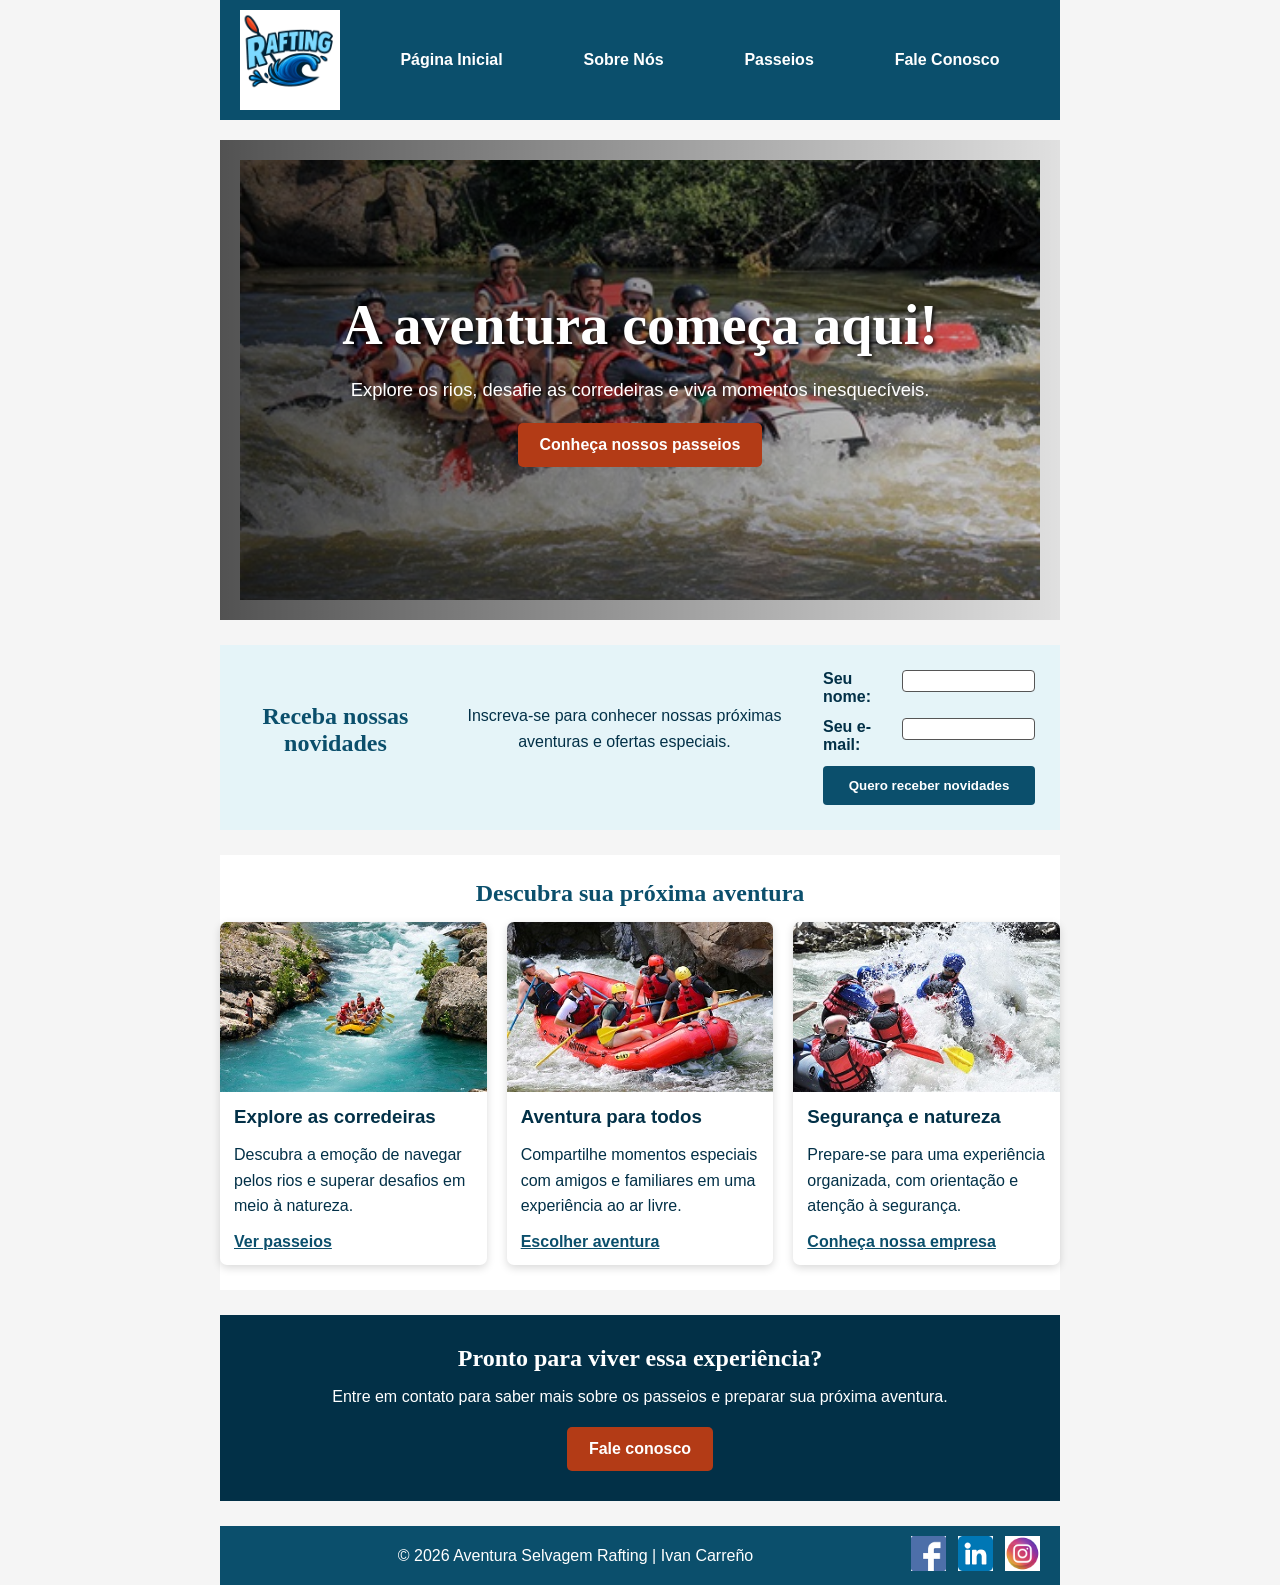
<file: wwr/index.html>
<!DOCTYPE html>
<html lang="pt-BR">

<head>
    <meta charset="UTF-8">
    <meta name="viewport" content="width=device-width, initial-scale=1.0">
    <meta name="description"
      content="Descubra aventuras de rafting, explore corredeiras e conheça os passeios da Aventura Selvagem Rafting.">
    <meta name="author" content="Ivan Carreño">
    <title>Página Inicial | Aventura Selvagem Rafting</title>
    <link rel="stylesheet" href="estilos/rafting.css">
</head>

<body>
    <header>
        <img src="imagens/logo.png" alt="Logotipo da Aventura Selvagem Rafting">
        <nav>
            <a href="index.html">Página Inicial</a>
            <a href="sobre.html">Sobre Nós</a>
            <a href="passeios.html">Passeios</a>
            <a href="contato.html">Fale Conosco</a>
        </nav>
    </header>

    <main>
        <section class="inicio-hero">
            <img src="imagens/rafting-hero.jpg" alt="Grupo praticando rafting em corredeiras">
            <div class="inicio-mensagem">
                <h1>A aventura começa aqui!</h1>
                <p>Explore os rios, desafie as corredeiras e viva momentos inesquecíveis.</p>
                <a class="botao-rafting" href="passeios.html">Conheça nossos passeios</a>
            </div>
        </section>

        <section class="newsletter">
            <h2>Receba nossas novidades</h2>
            <p>Inscreva-se para conhecer nossas próximas aventuras e ofertas especiais.</p>
            <form action="#" method="get">
                <label for="nome-newsletter">Seu nome:</label>
                <input type="text" id="nome-newsletter" name="nome" autocomplete="name" required>

                <label for="email-newsletter">Seu e-mail:</label>
                <input type="email" id="email-newsletter" name="email" autocomplete="email"
                  required>

                <button type="submit">Quero receber novidades</button>
            </form>
        </section>

        <section class="inicio-ofertas">
            <h2>Descubra sua próxima aventura</h2>
            <div class="inicio-grid">
                <article class="inicio-card">
                    <img src="imagens/aventura1.jpg" alt="Balsa navegando pelas águas do rio">
                    <h3>Explore as corredeiras</h3>
                    <p>Descubra a emoção de navegar pelos rios e superar desafios em meio à
                        natureza.</p>
                    <a href="passeios.html">Ver passeios</a>
                </article>

                <article class="inicio-card">
                    <img src="imagens/aventura2.jpg"
                      alt="Grupo participando de uma aventura de rafting">
                    <h3>Aventura para todos</h3>
                    <p>Compartilhe momentos especiais com amigos e familiares em uma experiência ao
                        ar livre.</p>
                    <a href="passeios.html">Escolher aventura</a>
                </article>

                <article class="inicio-card">
                    <img src="imagens/aventura3.jpg" alt="Aventureiros enfrentando as corredeiras">
                    <h3>Segurança e natureza</h3>
                    <p>Prepare-se para uma experiência organizada, com orientação e atenção à
                        segurança.</p>
                    <a href="sobre.html">Conheça nossa empresa</a>
                </article>
            </div>
        </section>

        <section class="inicio-contato">
            <h2>Pronto para viver essa experiência?</h2>
            <p>Entre em contato para saber mais sobre os passeios e preparar sua próxima aventura.
            </p>
            <a class="botao-rafting" href="contato.html">Fale conosco</a>
        </section>
    </main>

    <footer>
        <p>© 2026 Aventura Selvagem Rafting | Ivan Carreño</p>
        <nav class="socialmedia">
            <a href="https://facebook.com" target="_blank" rel="noopener noreferrer">
                <img src="imagens/facebook.png" alt="Facebook">
            </a>
            <a href="https://linkedin.com" target="_blank" rel="noopener noreferrer">
                <img src="imagens/linkedin.png" alt="LinkedIn">
            </a>
            <a href="https://instagram.com" target="_blank" rel="noopener noreferrer">
                <img src="imagens/instagram.png" alt="Instagram">
            </a>
        </nav>
    </footer>
</body>

</html>
</file>
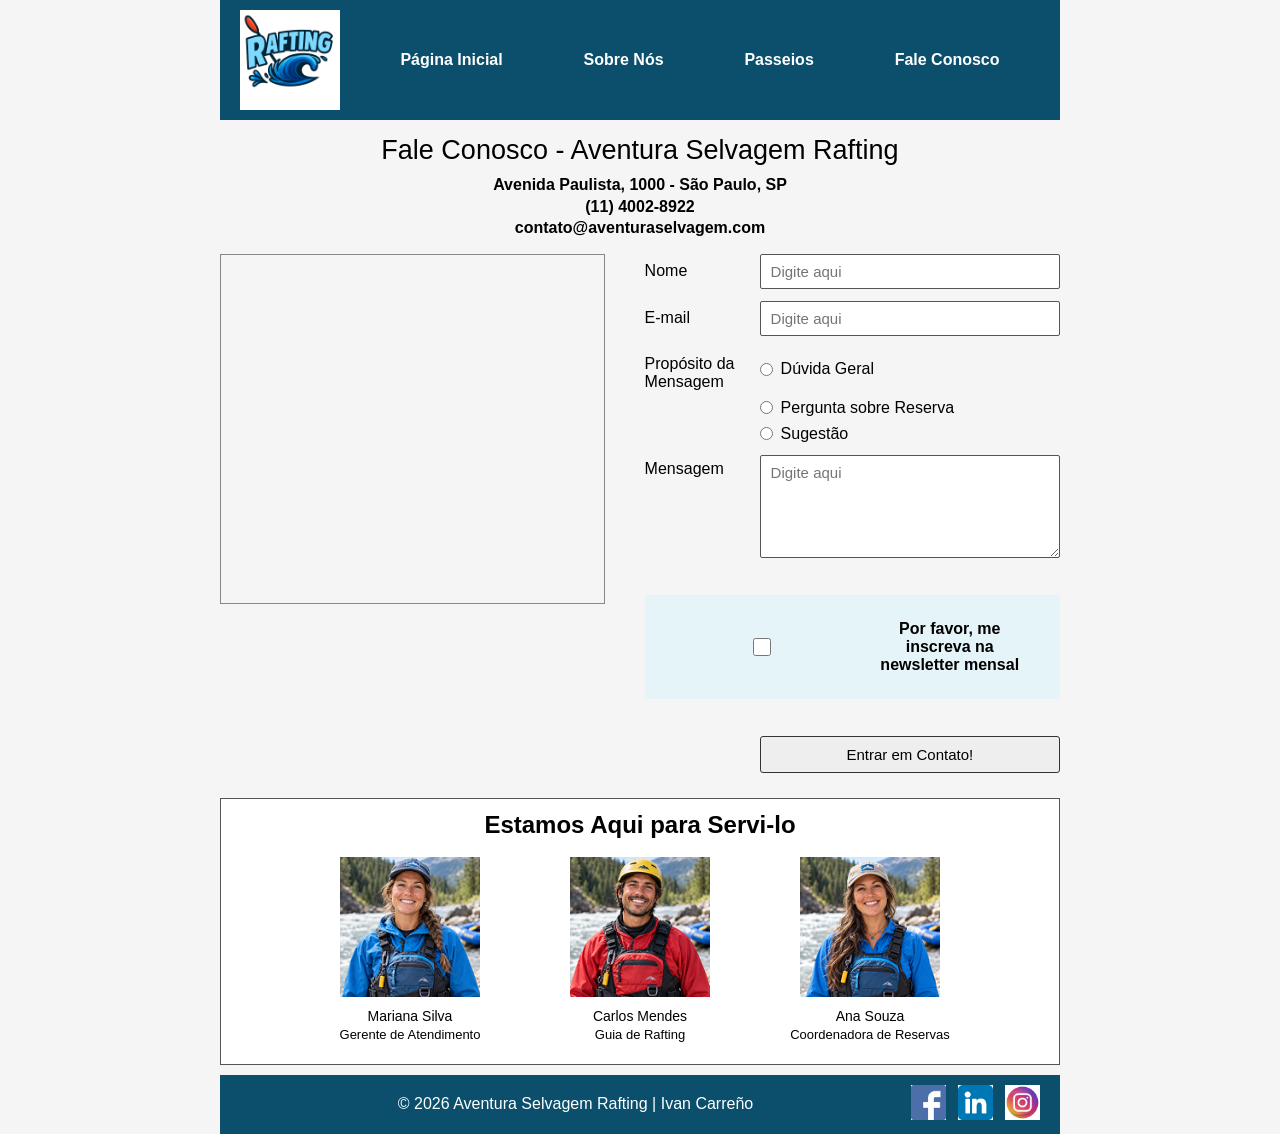
<file: wwr/contato.html>
<!DOCTYPE html>
<html lang="pt-BR">

<head>
    <meta charset="UTF-8">
    <meta name="viewport" content="width=device-width, initial-scale=1.0">

    <meta name="description"
      content="Entre em contato com a Aventura Selvagem Rafting para tirar dúvidas, fazer perguntas sobre reservas e conhecer nossos serviços.">

    <meta name="author" content="Ivan Carreño">

    <title>Fale Conosco | Aventura Selvagem Rafting</title>

    <link rel="stylesheet" href="estilos/rafting.css">
</head>

<body>

    <header>

        <img src="imagens/logo.png" alt="Logotipo da Aventura Selvagem Rafting">

        <nav>
            <a href="index.html">Página Inicial</a>
            <a href="sobre.html">Sobre Nós</a>
            <a href="passeios.html">Passeios</a>
            <a href="contato.html">Fale Conosco</a>
        </nav>

    </header>

    <main class="contato-main">

        <section class="contato-cabecalho">

            <h1>Fale Conosco - Aventura Selvagem Rafting</h1>

            <address>

                <p>Avenida Paulista, 1000 - São Paulo, SP</p>

                <p>(11) 4002-8922</p>

                <p>
                    <a href="mailto:contato@aventuraselvagem.com">
                        contato@aventuraselvagem.com
                    </a>
                </p>

            </address>

        </section>

        <div class="contato-conteudo">

            <div class="mapa">

                <iframe
                  src="https://www.google.com/maps?q=Avenida+Paulista,+1000,+São+Paulo,+SP&output=embed"
                  width="400" height="400" loading="lazy"
                  referrerpolicy="no-referrer-when-downgrade"
                  title="Localização da Aventura Selvagem Rafting">
                </iframe>

            </div>

            <form class="formulario-contato">

                <div class="campo-horizontal">

                    <label for="nome">
                        Nome
                    </label>

                    <input type="text" id="nome" name="nome" placeholder="Digite aqui" required>

                </div>

                <div class="campo-horizontal">

                    <label for="email">
                        E-mail
                    </label>

                    <input type="email" id="email" name="email" placeholder="Digite aqui" required>

                </div>

                <fieldset class="finalidade">

                    <legend>
                        Propósito da Mensagem
                    </legend>

                    <label>
                        <input type="radio" name="finalidade" value="duvida-geral" required>
                        Dúvida Geral
                    </label>

                    <label>
                        <input type="radio" name="finalidade" value="reserva">
                        Pergunta sobre Reserva
                    </label>

                    <label>
                        <input type="radio" name="finalidade" value="sugestao">
                        Sugestão
                    </label>

                </fieldset>

                <div class="campo-mensagem">

                    <label for="mensagem">
                        Mensagem
                    </label>

                    <textarea id="mensagem" name="mensagem" rows="5" placeholder="Digite aqui"
                      required></textarea>

                </div>

                <div class="newsletter">

                    <input type="checkbox" id="newsletter" name="newsletter">

                    <label for="newsletter">
                        Por favor, me inscreva na newsletter mensal
                    </label>

                </div>

                <button type="submit">
                    Entrar em Contato!
                </button>

            </form>

        </div>

        <section class="equipe">

            <h2>
                Estamos Aqui para Servi-lo
            </h2>

            <div class="equipe-container">

                <figure>

                    <img src="imagens/funcionario1.jpg" alt="Mariana Silva, gerente de atendimento">

                    <figcaption>
                        Mariana Silva<br>
                        <span>Gerente de Atendimento</span>
                    </figcaption>

                </figure>

                <figure>

                    <img src="imagens/funcionario2.jpg" alt="Carlos Mendes, guia de rafting">

                    <figcaption>
                        Carlos Mendes<br>
                        <span>Guia de Rafting</span>
                    </figcaption>

                </figure>

                <figure>

                    <img src="imagens/funcionario3.jpg" alt="Ana Souza, coordenadora de reservas">

                    <figcaption>
                        Ana Souza<br>
                        <span>Coordenadora de Reservas</span>
                    </figcaption>

                </figure>

            </div>

        </section>

    </main>

    <footer>

        <p>
            © 2026 Aventura Selvagem Rafting | Ivan Carreño
        </p>

        <nav class="socialmedia">

            <a href="https://facebook.com" target="_blank" rel="noopener noreferrer">
                <img src="imagens/facebook.png" alt="Ícone do Facebook">
            </a>

            <a href="https://linkedin.com" target="_blank" rel="noopener noreferrer">
                <img src="imagens/linkedin.png" alt="Ícone do LinkedIn">
            </a>

            <a href="https://instagram.com" target="_blank" rel="noopener noreferrer">
                <img src="imagens/instagram.png" alt="Ícone do Instagram">
            </a>

        </nav>

    </footer>

</body>

</html>
</file>
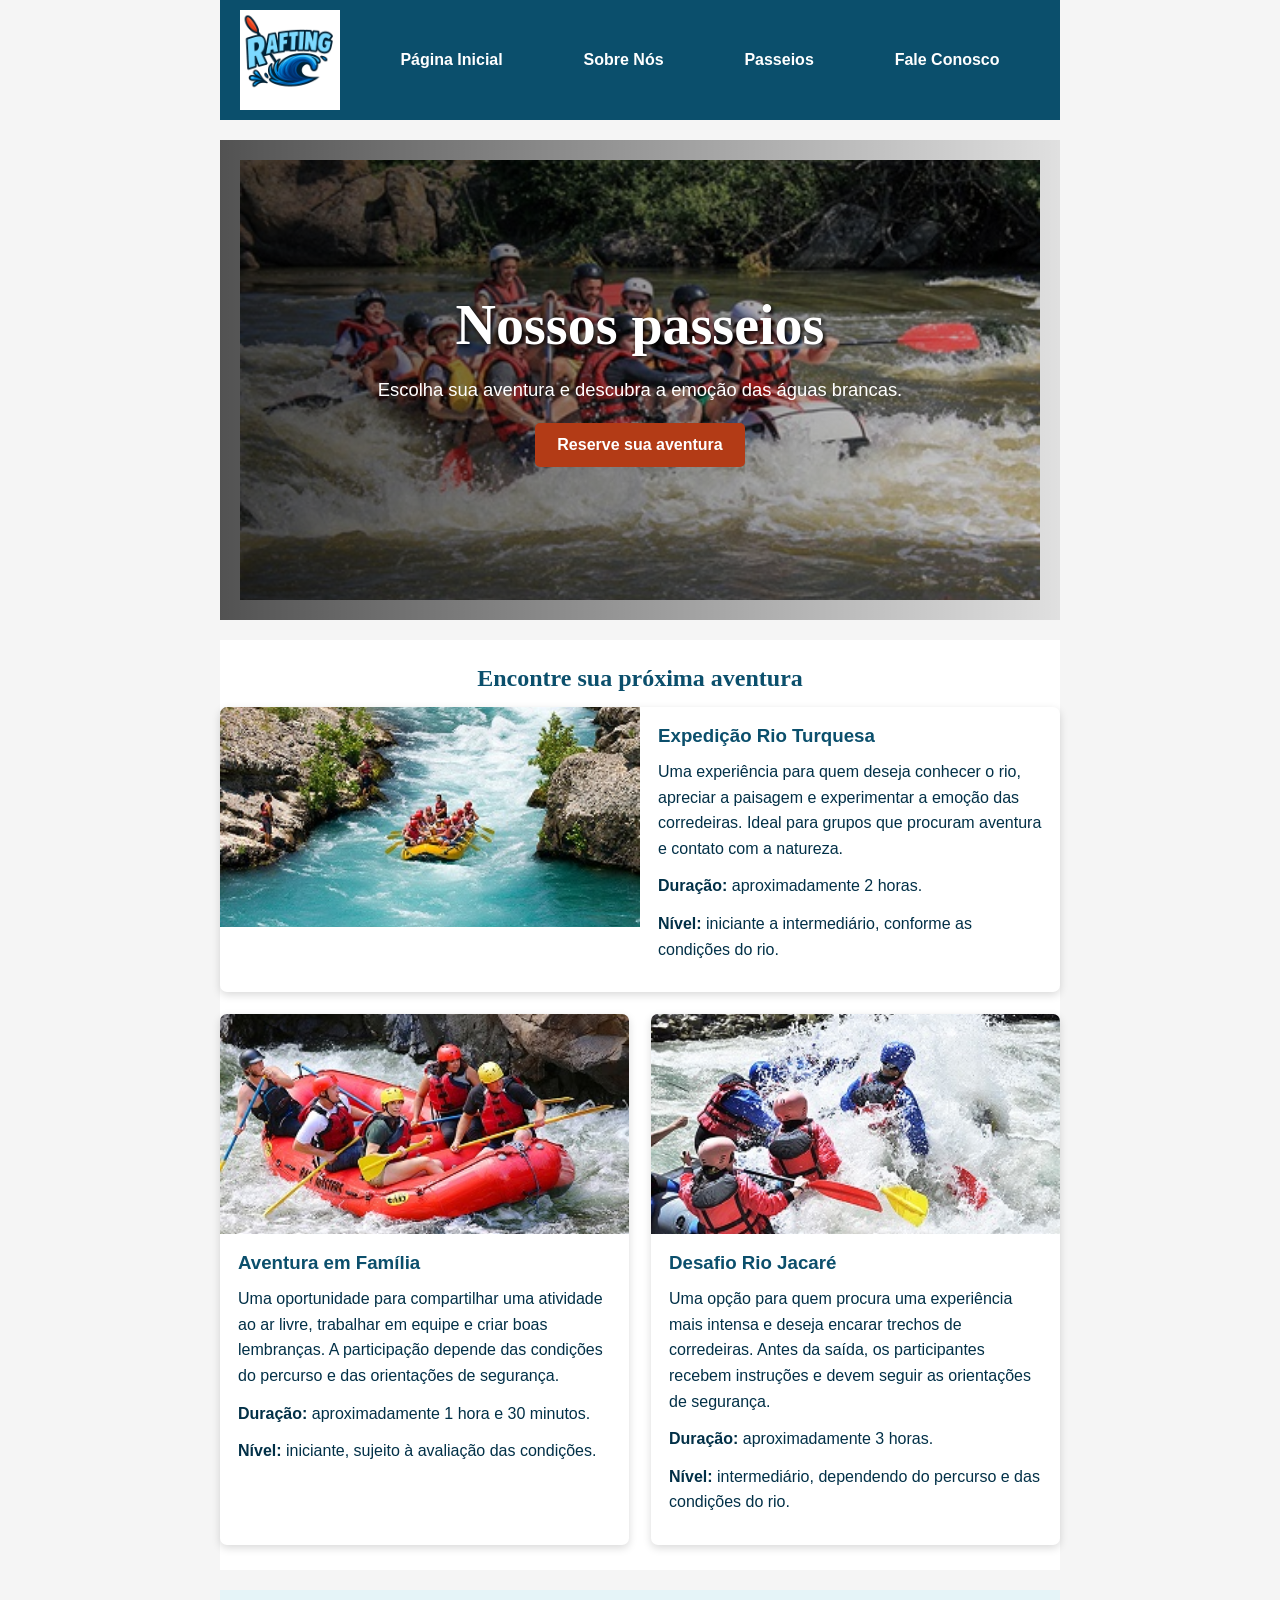
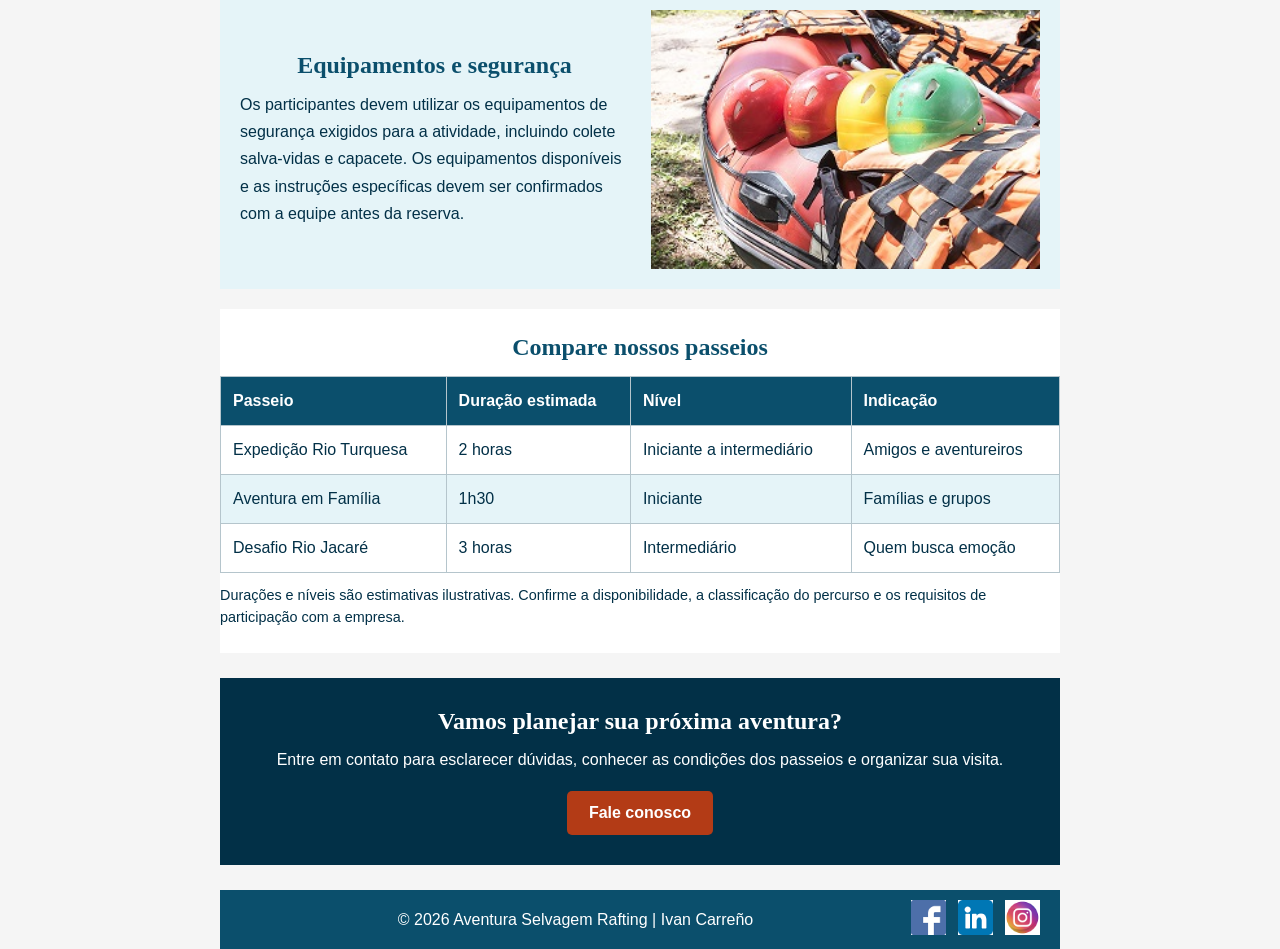
<file: wwr/passeios.html>
<!DOCTYPE html>
<html lang="pt-BR">

<head>
    <meta charset="UTF-8">
    <meta name="viewport" content="width=device-width, initial-scale=1.0">
    <meta name="description"
      content="Conheça os passeios de rafting da Aventura Selvagem, compare as opções e escolha sua próxima aventura.">
    <meta name="author" content="Ivan Carreño">
    <title>Nossos Passeios | Aventura Selvagem Rafting</title>
    <link rel="stylesheet" href="estilos/rafting.css">
</head>

<body>
    <header>
        <img src="imagens/logo.png" alt="Logotipo da Aventura Selvagem Rafting">
        <nav>
            <a href="index.html">Página Inicial</a>
            <a href="sobre.html">Sobre Nós</a>
            <a href="passeios.html">Passeios</a>
            <a href="contato.html">Fale Conosco</a>
        </nav>
    </header>

    <main>
        <section class="passeios-hero">
            <img src="imagens/rafting-hero.jpg"
              alt="Grupo navegando pelas corredeiras em uma balsa de rafting">
            <div>
                <h1>Nossos passeios</h1>
                <p>Escolha sua aventura e descubra a emoção das águas brancas.</p>
                <a class="botao-rafting" href="contato.html">Reserve sua aventura</a>
            </div>
        </section>

        <section class="passeios-lista">
            <h2>Encontre sua próxima aventura</h2>

            <div class="passeios-grid">
                <article class="passeio-card">
                    <img src="imagens/aventura1.jpg" alt="Balsa navegando por um rio">
                    <div class="passeio-texto">
                        <h3>Expedição Rio Turquesa</h3>
                        <p>Uma experiência para quem deseja conhecer o rio, apreciar a paisagem e
                            experimentar a emoção das corredeiras. Ideal para grupos que procuram
                            aventura e contato com a natureza.</p>
                        <p><strong>Duração:</strong> aproximadamente 2 horas.</p>
                        <p><strong>Nível:</strong> iniciante a intermediário, conforme as condições
                            do rio.</p>
                    </div>
                </article>

                <article class="passeio-card">
                    <img src="imagens/aventura2.jpg" alt="Participantes de uma aventura de rafting">
                    <div class="passeio-texto">
                        <h3>Aventura em Família</h3>
                        <p>Uma oportunidade para compartilhar uma atividade ao ar livre, trabalhar
                            em equipe e criar boas lembranças. A participação depende das condições
                            do percurso e das orientações de segurança.</p>
                        <p><strong>Duração:</strong> aproximadamente 1 hora e 30 minutos.</p>
                        <p><strong>Nível:</strong> iniciante, sujeito à avaliação das condições.</p>
                    </div>
                </article>

                <article class="passeio-card">
                    <img src="imagens/aventura3.jpg" alt="Aventureiros atravessando corredeiras">
                    <div class="passeio-texto">
                        <h3>Desafio Rio Jacaré</h3>
                        <p>Uma opção para quem procura uma experiência mais intensa e deseja encarar
                            trechos de corredeiras. Antes da saída, os participantes recebem
                            instruções e devem seguir as orientações de segurança.</p>
                        <p><strong>Duração:</strong> aproximadamente 3 horas.</p>
                        <p><strong>Nível:</strong> intermediário, dependendo do percurso e das
                            condições do rio.</p>
                    </div>
                </article>
            </div>
        </section>

        <section class="equipamentos">
            <div>
                <h2>Equipamentos e segurança</h2>
                <p>Os participantes devem utilizar os equipamentos de segurança exigidos para a
                    atividade, incluindo colete salva-vidas e capacete. Os equipamentos disponíveis
                    e as instruções específicas devem ser confirmados com a equipe antes da reserva.
                </p>
            </div>
            <img src="imagens/aventura4.jpg"
              alt="Equipamentos e preparação para uma atividade de rafting">
        </section>

        <section class="tabela-passeios">
            <h2>Compare nossos passeios</h2>
            <div class="tabela-scroll">
                <table>
                    <thead>
                        <tr>
                            <th scope="col">Passeio</th>
                            <th scope="col">Duração estimada</th>
                            <th scope="col">Nível</th>
                            <th scope="col">Indicação</th>
                        </tr>
                    </thead>
                    <tbody>
                        <tr>
                            <td>Expedição Rio Turquesa</td>
                            <td>2 horas</td>
                            <td>Iniciante a intermediário</td>
                            <td>Amigos e aventureiros</td>
                        </tr>
                        <tr>
                            <td>Aventura em Família</td>
                            <td>1h30</td>
                            <td>Iniciante</td>
                            <td>Famílias e grupos</td>
                        </tr>
                        <tr>
                            <td>Desafio Rio Jacaré</td>
                            <td>3 horas</td>
                            <td>Intermediário</td>
                            <td>Quem busca emoção</td>
                        </tr>
                    </tbody>
                </table>
            </div>
            <p class="aviso-passeios">Durações e níveis são estimativas ilustrativas. Confirme a
                disponibilidade, a classificação do percurso e os requisitos de participação com a
                empresa.</p>
        </section>

        <section class="passeios-contato">
            <h2>Vamos planejar sua próxima aventura?</h2>
            <p>Entre em contato para esclarecer dúvidas, conhecer as condições dos passeios e
                organizar sua visita.</p>
            <a class="botao-rafting" href="contato.html">Fale conosco</a>
        </section>
    </main>

    <footer>
        <p>© 2026 Aventura Selvagem Rafting | Ivan Carreño</p>
        <nav class="socialmedia">
            <a href="https://facebook.com" target="_blank" rel="noopener noreferrer">
                <img src="imagens/facebook.png" alt="Facebook">
            </a>
            <a href="https://linkedin.com" target="_blank" rel="noopener noreferrer">
                <img src="imagens/linkedin.png" alt="LinkedIn">
            </a>
            <a href="https://instagram.com" target="_blank" rel="noopener noreferrer">
                <img src="imagens/instagram.png" alt="Instagram">
            </a>
        </nav>
    </footer>
</body>

</html>
</file>
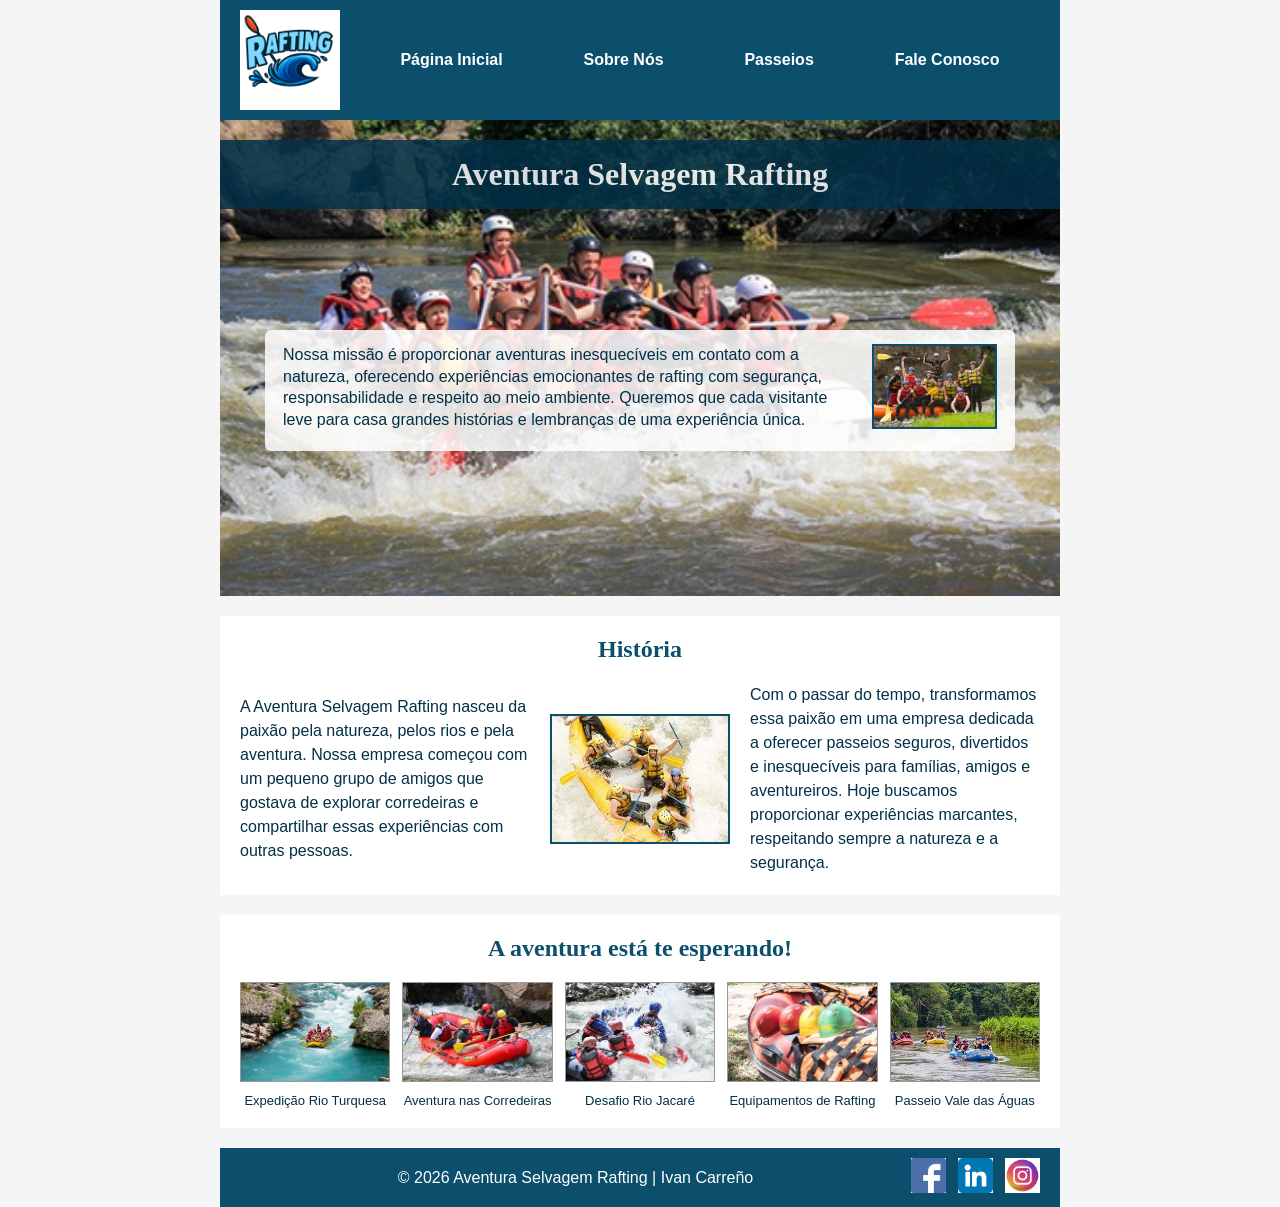
<file: wwr/sobre.html>
<!DOCTYPE html>
<html lang="pt-BR">

<head>
    <meta charset="UTF-8">
    <meta name="viewport" content="width=device-width, initial-scale=1.0">

    <meta name="description"
      content="Conheça a Aventura Selvagem Rafting, nossa história, missão e paixão por proporcionar experiências inesquecíveis em corredeiras.">

    <meta name="author" content="Ivan Carreño">

    <title>Sobre Nós | Aventura Selvagem Rafting</title>

    <link rel="stylesheet" href="estilos/rafting.css">
</head>

<body>

    <header>

        <img src="imagens/logo.png" alt="Logotipo da Aventura Selvagem Rafting">

        <nav>
            <a href="index.html">Página Inicial</a>
            <a href="sobre.html">Sobre Nós</a>
            <a href="passeios.html">Passeios</a>
            <a href="contato.html">Fale Conosco</a>
        </nav>

    </header>

    <main>

        <div class="hero">

            <img src="imagens/rafting-hero.jpg" alt="Grupo praticando rafting em corredeiras">

            <h1>Aventura Selvagem Rafting</h1>

            <article>

                <img src="imagens/cliente-feliz.jpg"
                  alt="Cliente feliz após uma aventura de rafting">

                <p>
                    Nossa missão é proporcionar aventuras inesquecíveis
                    em contato com a natureza, oferecendo experiências
                    emocionantes de rafting com segurança, responsabilidade
                    e respeito ao meio ambiente. Queremos que cada visitante
                    leve para casa grandes histórias e lembranças de uma
                    experiência única.
                </p>

            </article>

        </div>

        <section class="historia">

            <h2>História</h2>

            <div class="historia-conteudo">

                <p>
                    A Aventura Selvagem Rafting nasceu da paixão pela natureza,
                    pelos rios e pela aventura. Nossa empresa começou com um
                    pequeno grupo de amigos que gostava de explorar corredeiras
                    e compartilhar essas experiências com outras pessoas.
                </p>

                <img src="imagens/historia.jpg" alt="Grupo de aventureiros praticando rafting">

                <p>
                    Com o passar do tempo, transformamos essa paixão em uma
                    empresa dedicada a oferecer passeios seguros, divertidos
                    e inesquecíveis para famílias, amigos e aventureiros.
                    Hoje buscamos proporcionar experiências marcantes,
                    respeitando sempre a natureza e a segurança.
                </p>

            </div>

        </section>

        <section class="aventuras">

            <h2>A aventura está te esperando!</h2>

            <figure>
                <img src="imagens/aventura1.jpg" alt="Balsa navegando em um rio de águas turquesa">
                <figcaption>Expedição Rio Turquesa</figcaption>
            </figure>

            <figure>
                <img src="imagens/aventura2.jpg" alt="Grupo praticando rafting em corredeiras">
                <figcaption>Aventura nas Corredeiras</figcaption>
            </figure>

            <figure>
                <img src="imagens/aventura3.jpg" alt="Aventureiros enfrentando uma corredeira">
                <figcaption>Desafio Rio Jacaré</figcaption>
            </figure>

            <figure>
                <img src="imagens/aventura4.jpg"
                  alt="Equipamentos utilizados para a prática de rafting">
                <figcaption>Equipamentos de Rafting</figcaption>
            </figure>

            <figure>
                <img src="imagens/aventura5.jpg" alt="Várias balsas realizando um passeio no rio">
                <figcaption>Passeio Vale das Águas</figcaption>
            </figure>

        </section>

    </main>

    <footer>

        <p>
            © 2026 Aventura Selvagem Rafting | Ivan Carreño
        </p>

        <nav class="socialmedia">

            <a href="https://facebook.com" target="_blank" rel="noopener noreferrer">
                <img src="imagens/facebook.png" alt="Ícone do Facebook">
            </a>

            <a href="https://linkedin.com" target="_blank" rel="noopener noreferrer">
                <img src="imagens/linkedin.png" alt="Ícone do LinkedIn">
            </a>

            <a href="https://instagram.com" target="_blank" rel="noopener noreferrer">
                <img src="imagens/instagram.png" alt="Ícone do Instagram">
            </a>

        </nav>

    </footer>

</body>

</html>
</file>
<file: wwr/estilos/rafting.css>
:root {
    --cor-primaria: #0b4f6c;
    --cor-secundaria: #01baef;
    --cor-destaque1: #023047;
    --cor-destaque2: #ffffff;

    --fonte-titulo: Georgia, "Times New Roman", serif;
    --fonte-body: Arial, Helvetica, sans-serif;
}

/* RESET */

* {
    margin: 0;
    padding: 0;
    box-sizing: border-box;
}

/* BODY */

body {
    font-family: var(--fonte-body);
    color: var(--cor-destaque1);
    background-color: #f5f5f5;
}

/* LARGURA PRINCIPAL */

header,
main,
footer {
    width: 840px;
    margin: 0 auto;
}

/* CABEÇALHO */

header {
    display: grid;
    grid-template-columns: 120px 1fr;
    align-items: center;

    background-color: var(--cor-primaria);
    color: var(--cor-destaque2);

    padding: 10px 20px;
}

header img {
    width: 100px;
    height: auto;
}

/* NAVEGAÇÃO */

header nav {
    display: flex;
    justify-content: space-around;
    align-items: center;
}

header nav a {
    color: var(--cor-destaque2);
    text-decoration: none;
    font-weight: bold;
    padding: 10px;
}

header nav a:hover {
    background-color: var(--cor-secundaria);
    color: var(--cor-destaque1);
}

/* TÍTULOS */

h1,
h2 {
    font-family: var(--fonte-titulo);
}

h2 {
    color: var(--cor-primaria);
    text-align: center;
}

/* HERO */

.hero {
    position: relative;
}

.hero > img {
    display: block;
    width: 100%;
    height: auto;
}

.hero h1 {
    position: absolute;
    top: 20px;
    width: 100%;

    margin: 0;
    padding: 16px;

    background-color: var(--cor-destaque1);
    color: var(--cor-destaque2);

    opacity: 0.85;

    font-family: var(--fonte-titulo);
    text-align: center;
}

/* ARTIGO SOBRE O HERO */

.hero article {
    position: absolute;

    top: 210px;
    left: 45px;
    right: 45px;

    margin: 0;
    padding: 14px 18px;

    background-color: rgba(255, 255, 255, 0.85);
    color: var(--cor-destaque1);

    border-radius: 6px;
}

.hero article p {
    margin: 0;
    padding: 0;

    line-height: 1.35;
}

.hero article img {
    float: right;

    width: 125px;

    margin-left: 16px;
    margin-bottom: 8px;

    border: 2px solid var(--cor-primaria);
}

/* SEÇÕES GERAIS */

section {
    background-color: var(--cor-destaque2);

    margin-top: 20px;
    margin-bottom: 20px;

    padding: 20px;
}

section h2 {
    margin-bottom: 20px;
}

/* HISTÓRIA */

.historia-conteudo {
    display: grid;
    grid-template-columns: 1fr 180px 1fr;

    gap: 20px;

    align-items: center;
}

.historia-conteudo p {
    line-height: 1.5;
    margin: 0;
}

.historia-conteudo img {
    width: 100%;
    height: 130px;

    object-fit: cover;

    border: 2px solid var(--cor-primaria);
}

/* AVENTURAS */

.aventuras {
    display: flex;
    flex-wrap: wrap;
    justify-content: space-between;

    gap: 12px;
}

.aventuras h2 {
    width: 100%;
    flex-basis: 100%;

    margin-bottom: 8px;
}

.aventuras figure {
    flex: 1;

    min-width: 0;

    margin: 0;

    text-align: center;
}

.aventuras figure img {
    width: 100%;
    height: 100px;

    object-fit: cover;

    border: 1px solid #999999;
}

.aventuras figcaption {
    margin-top: 7px;

    font-size: 13px;

    color: var(--cor-destaque1);
}

/* ==================================================
   PÁGINA FALE CONOSCO
   ================================================== */

.contato-main {
    padding-top: 5px;
}

/* CABEÇALHO DO CONTATO */

.contato-cabecalho {
    background-color: transparent;

    margin: 10px 0 15px;

    padding: 0;

    text-align: center;
}

.contato-cabecalho h1 {
    color: #000000;

    font-family: var(--fonte-body);
    font-size: 27px;
    font-weight: 500;

    margin-bottom: 8px;
}

.contato-cabecalho address {
    font-style: normal;
    font-weight: bold;

    color: #000000;

    line-height: 1.35;
}

.contato-cabecalho address p {
    margin: 0;
}

.contato-cabecalho address a {
    color: #000000;
    text-decoration: none;
}

.contato-cabecalho address a:hover {
    text-decoration: underline;
}

/* MAPA + FORMULÁRIO */

.contato-conteudo {
    display: grid;

    grid-template-columns: 1fr 1.08fr;

    gap: 40px;

    align-items: start;

    background-color: transparent;

    margin: 10px 0 25px;

    padding: 0;
}

/* MAPA */

.mapa {
    width: 100%;
}

.mapa iframe {
    display: block;

    width: 100%;
    height: 350px;

    border: 1px solid #888888;
}

/* FORMULÁRIO */

.formulario-contato {
    width: 100%;

    display: flex;
    flex-direction: column;

    gap: 12px;

    color: #000000;
}

/* CAMPOS NOME E E-MAIL */

.campo-horizontal {
    display: grid;

    grid-template-columns: 105px 1fr;

    align-items: center;

    gap: 10px;
}

.campo-horizontal label {
    font-weight: 500;
}

.campo-horizontal input {
    width: 100%;

    padding: 8px 10px;

    border: 1px solid #555555;
    border-radius: 2px;

    font-family: var(--fonte-body);
    font-size: 15px;
}

/* RADIO BUTTONS */

.finalidade {
    display: grid;

    grid-template-columns: 105px 1fr;

    row-gap: 8px;
    column-gap: 10px;

    padding: 0;

    border: none;
}

.finalidade legend {
    float: left;

    width: 105px;

    padding: 7px 0 0;

    font-weight: 500;
}

.finalidade label {
    grid-column: 2;

    display: flex;

    align-items: center;

    gap: 8px;

    font-weight: normal;
}

/* MENSAGEM */

.campo-mensagem {
    display: grid;

    grid-template-columns: 105px 1fr;

    align-items: start;

    gap: 10px;
}

.campo-mensagem label {
    padding-top: 5px;

    font-weight: 500;
}

.campo-mensagem textarea {
    width: 100%;
    min-height: 90px;

    padding: 8px 10px;

    border: 1px solid #555555;
    border-radius: 2px;

    font-family: var(--fonte-body);
    font-size: 15px;

    resize: vertical;
}

/* NEWSLETTER */

.newsletter {
    margin-left: 115px;

    display: flex;

    align-items: center;

    gap: 10px;
}

.newsletter input {
    width: 18px;
    height: 18px;
}

/* BOTÃO */

.formulario-contato button {
    margin-left: 115px;

    width: calc(100% - 115px);

    padding: 9px 15px;

    border: 1px solid #333333;
    border-radius: 3px;

    background-color: #eeeeee;
    color: #000000;

    font-family: var(--fonte-body);
    font-size: 15px;
    font-weight: 500;

    cursor: pointer;
}

.formulario-contato button:hover {
    background-color: var(--cor-primaria);
    color: var(--cor-destaque2);
}

/* EQUIPE */

.equipe {
    margin: 20px 0 10px;

    padding: 12px 20px 20px;

    border: 1px solid #555555;

    background-color: var(--cor-destaque2);

    text-align: center;
}

.equipe h2 {
    margin-bottom: 18px;

    color: #000000;

    font-family: var(--fonte-body);
    font-size: 24px;
}

/* CONTÊINER DAS FOTOS */

.equipe-container {
    display: flex;

    justify-content: center;
    align-items: flex-start;

    gap: 70px;

    width: 100%;
}

.equipe figure {
    width: 160px;

    margin: 0;

    text-align: center;
}

/* FOTOS DOS FUNCIONÁRIOS */

.equipe figure img {
    display: block;

    width: 140px;
    height: 140px;

    margin: 0 auto 10px;

    object-fit: cover;

    /* Ajusta o enquadramento para mostrar melhor o rosto */
    object-position: center 25%;

    border: none;
    border-radius: 0;

    box-shadow: none;
}

.equipe figcaption {
    color: #000000;

    font-size: 14px;

    line-height: 1.3;
}

.equipe figcaption span {
    font-size: 13px;
}

/* ==================================================
   RODAPÉ
   ================================================== */

footer {
    display: flex;

    justify-content: space-between;
    align-items: center;

    background-color: var(--cor-primaria);
    color: var(--cor-destaque2);

    padding: 10px 20px;

    margin-top: 10px;
}

footer p {
    margin: 0;

    flex: 1;

    text-align: center;
}

/* REDES SOCIAIS */

.socialmedia {
    display: flex;

    justify-content: flex-end;
    align-items: center;

    gap: 12px;

    margin: 0;
    padding: 0;
}

.socialmedia a {
    text-decoration: none;
}

.socialmedia img {
    width: 35px;
    height: 35px;

    object-fit: contain;
}

/* =========================================
   PÁGINA INICIAL
   ========================================= */

.inicio-hero,
.passeios-hero {
    position: relative;
    width: 100%;
    overflow: hidden;
}

.inicio-hero > img,
.passeios-hero > img {
    display: block;
    width: 100%;
    height: 440px;
    object-fit: cover;
}

.inicio-mensagem,
.passeios-hero > div {
    position: absolute;
    inset: 0;
    display: flex;
    flex-direction: column;
    justify-content: center;
    align-items: center;
    gap: 18px;
    padding: 25px;
    text-align: center;
    color: #ffffff;
    background: linear-gradient(90deg,
            rgba(0, 0, 0, 0.68),
            rgba(0, 0, 0, 0.12));
}

.inicio-mensagem h1,
.passeios-hero h1 {
    color: #ffffff;
    font-size: clamp(2rem, 5vw, 3.5rem);
    text-shadow: 2px 2px 5px #000000;
}

.inicio-mensagem p,
.passeios-hero p {
    max-width: 600px;
    color: #ffffff;
    font-size: 1.15rem;
    line-height: 1.6;
}

.botao-rafting {
    display: inline-block;
    padding: 13px 22px;
    background-color: #b33b16;
    color: #ffffff;
    border-radius: 5px;
    font-weight: bold;
    text-decoration: none;
}

.botao-rafting:hover {
    background-color: #79250e;
    text-decoration: underline;
}

/* NEWSLETTER */

.newsletter {
    margin: 25px 0;
    padding: 25px;
    background-color: #e5f4f8;
    text-align: center;
}

.newsletter h2,
.inicio-ofertas h2,
.passeios-lista h2,
.tabela-passeios h2 {
    margin-bottom: 15px;
    text-align: center;
}

.newsletter p {
    margin-bottom: 18px;
    line-height: 1.6;
}

.newsletter form {
    display: grid;
    grid-template-columns: 1fr 2fr;
    gap: 12px;
    max-width: 550px;
    margin: 0 auto;
    text-align: left;
}

.newsletter label {
    align-self: center;
    font-weight: bold;
}

.newsletter input {
    width: 100%;
    min-width: 0;
    padding: 10px;
    border: 1px solid #555555;
    border-radius: 4px;
}

.newsletter button {
    grid-column: 1 / -1;
    padding: 12px;
    border: 0;
    border-radius: 4px;
    background-color: #0b4f6c;
    color: #ffffff;
    font-weight: bold;
    cursor: pointer;
}

.newsletter button:hover {
    background-color: #023047;
}

/* GRID DA PÁGINA INICIAL */

.inicio-ofertas {
    padding: 25px 0;
}

.inicio-grid {
    display: grid;
    grid-template-columns: repeat(3, minmax(0, 1fr));
    gap: 20px;
}

.inicio-card {
    overflow: hidden;
    background-color: #ffffff;
    border-radius: 7px;
    box-shadow: 0 3px 9px rgba(0, 0, 0, 0.15);
}

.inicio-card img {
    display: block;
    width: 100%;
    height: 170px;
    object-fit: cover;
}

.inicio-card h3,
.inicio-card p,
.inicio-card a {
    display: block;
    margin: 14px;
}

.inicio-card p {
    line-height: 1.6;
}

.inicio-card a {
    color: #0b4f6c;
    font-weight: bold;
}

.inicio-contato,
.passeios-contato {
    margin: 25px 0;
    padding: 30px 20px;
    background-color: #023047;
    color: #ffffff;
    text-align: center;
}

.inicio-contato h2,
.passeios-contato h2 {
    margin-bottom: 12px;
    color: #ffffff;
}

.inicio-contato p,
.passeios-contato p {
    margin-bottom: 18px;
    color: #ffffff;
    line-height: 1.6;
}

/* PÁGINA DE PASSEIOS */

.passeios-lista,
.tabela-passeios {
    padding: 25px 0;
}

.passeios-grid {
    display: grid;
    grid-template-columns: repeat(2, minmax(0, 1fr));
    gap: 22px;
}

.passeio-card {
    overflow: hidden;
    background-color: #ffffff;
    border-radius: 7px;
    box-shadow: 0 3px 9px rgba(0, 0, 0, 0.15);
}

.passeio-card:first-child {
    grid-column: 1 / -1;
    display: grid;
    grid-template-columns: 1fr 1fr;
}

.passeio-card img {
    display: block;
    width: 100%;
    height: 220px;
    object-fit: cover;
}

.passeio-texto {
    padding: 18px;
}

.passeio-texto h3 {
    margin-bottom: 12px;
    color: #0b4f6c;
}

.passeio-texto p {
    margin-bottom: 12px;
    line-height: 1.6;
}

.equipamentos {
    display: grid;
    grid-template-columns: 1fr 1fr;
    align-items: center;
    gap: 22px;
    margin: 20px 0;
    padding: 20px;
    background-color: #e5f4f8;
}

.equipamentos h2 {
    margin-bottom: 12px;
}

.equipamentos p {
    line-height: 1.7;
}

.equipamentos img {
    display: block;
    width: 100%;
    max-height: 280px;
    object-fit: cover;
}

.tabela-scroll {
    width: 100%;
    overflow-x: auto;
}

.tabela-passeios table {
    width: 100%;
    border-collapse: collapse;
    background-color: #ffffff;
}

.tabela-passeios th,
.tabela-passeios td {
    padding: 12px;
    border: 1px solid #b5c5cc;
    text-align: left;
    line-height: 1.5;
}

.tabela-passeios th {
    background-color: #0b4f6c;
    color: #ffffff;
}

.tabela-passeios tbody tr:nth-child(even) {
    background-color: #e5f4f8;
}

.aviso-passeios {
    margin-top: 12px;
    font-size: 0.9rem;
    line-height: 1.5;
}

/* RESPONSIVIDADE */

@media (max-width: 860px) {

    header,
    main,
    footer {
        width: 100%;
    }

    header {
        grid-template-columns: 90px 1fr;
        padding: 10px;
    }

    header img {
        width: 75px;
    }

    header nav {
        flex-wrap: wrap;
        gap: 4px;
    }

    header nav a {
        padding: 8px;
    }

    main {
        padding: 0 12px;
    }

    .inicio-hero,
    .passeios-hero {
        margin-left: -12px;
        width: calc(100% + 24px);
    }

    .inicio-grid {
        grid-template-columns: repeat(2, minmax(0, 1fr));
    }
}

@media (max-width: 560px) {

    .inicio-hero > img,
    .passeios-hero > img {
        height: 350px;
    }

    .inicio-grid,
    .passeios-grid,
    .equipamentos {
        grid-template-columns: 1fr;
    }

    .passeio-card:first-child {
        grid-column: auto;
        display: block;
    }

    .newsletter {
        padding: 18px 12px;
    }

    .newsletter form {
        grid-template-columns: 1fr;
    }

    .newsletter button {
        grid-column: auto;
    }

    footer {
        flex-direction: column;
        gap: 12px;
    }

    footer p {
        line-height: 1.5;
    }
}
</file>
